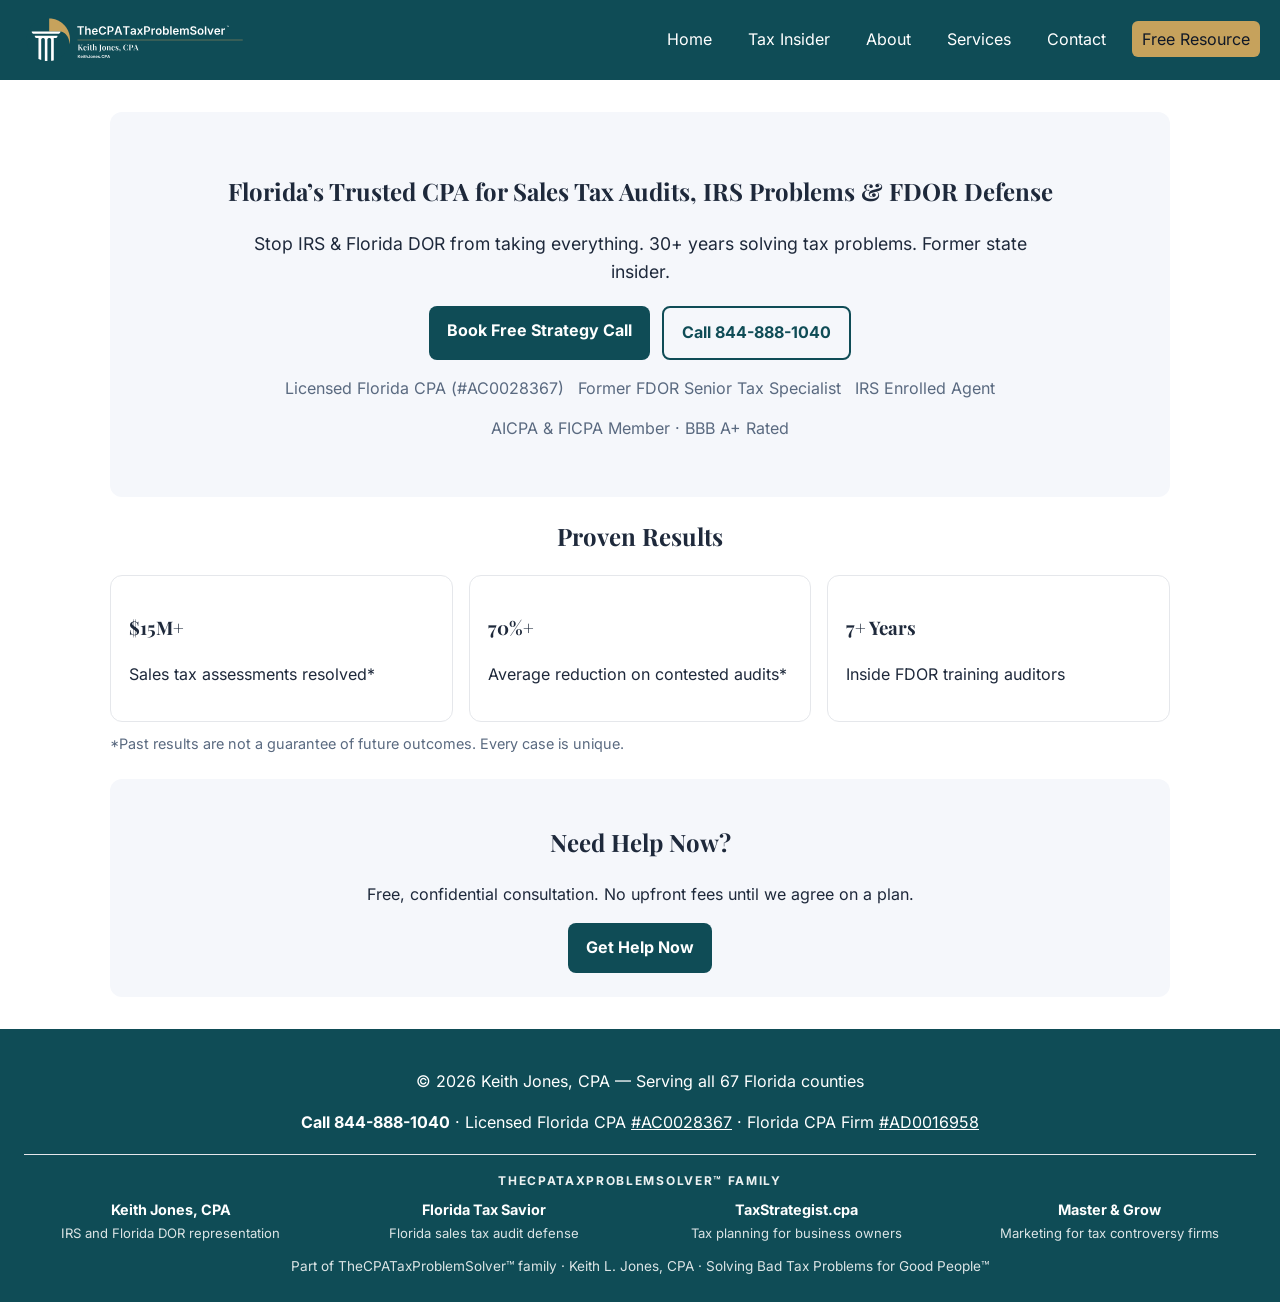
<file: index.html>
<!DOCTYPE html>
<html lang='en'>
<head>
  <meta charset='UTF-8'>
  <meta name='theme-color' content='#0F4C56'>
  <meta name='viewport' content='width=device-width, initial-scale=1.0'>
  <title>FDOR Audit Defense & IRS Resolution | Keith Jones, CPA</title>
  <meta name='description' content='Florida CPA in Jacksonville focused on FDOR audit defense, IRS problem resolution, and sales tax audits. Free confidential consultation.'>
  <meta name='keywords' content='Florida CPA, FDOR audit defense, IRS tax resolution, sales tax audit, Keith Jones CPA, Jacksonville CPA'>
    <link rel='icon' type='image/svg+xml' href='/assets/brand/family-mark.svg'>
  <link rel='icon' type='image/png' sizes='32x32' href='/assets/brand/icon-32.png'>
  <link rel='apple-touch-icon' sizes='180x180' href='/assets/brand/icon-180.png'>
  <meta property='og:image' content='https://fdor.keithjones.cpa/assets/brand/social-card-1200x630.png'>
  <meta property='og:image:width' content='1200'>
  <meta property='og:image:height' content='630'>
  <meta name='twitter:card' content='summary_large_image'>
  <meta name='twitter:image' content='https://fdor.keithjones.cpa/assets/brand/social-card-1200x630.png'>
  <link rel='canonical' href='https://fdor.keithjones.cpa/'>
  <meta property='og:type' content='website'>
  <meta property='og:site_name' content='Keith L. Jones, CPA · TheCPATaxProblemSolver™ family'>
  <meta property='og:title' content='Florida CPA | FDOR Audit Defense &amp; IRS Resolution | Keith Jones, CPA'>
  <meta property='og:description' content='Florida CPA in Jacksonville focused on FDOR audit defense, IRS problem resolution, and sales tax audits. Free confidential consultation.'>
  <meta property='og:url' content='https://fdor.keithjones.cpa/'>
  <meta name='twitter:card' content='summary'>
  <link rel='stylesheet' href='/css/style.css'>
  <script type='application/ld+json'>
[
  {
    "name": "Keith Jones, CPA",
    "alternateName": "TheCPATaxProblemSolver™",
    "brand": {"@type": "Brand", "name": "TheCPATaxProblemSolver™"},
    "slogan": "Solving Bad Tax Problems for Good People™",
    "logo": "https://fdor.keithjones.cpa/assets/brand/keith-jones-cpa-family-horizontal.svg",
    "image": "https://fdor.keithjones.cpa/assets/brand/social-card-1200x630.png",
    "sameAs": ["https://keithjones.cpa", "https://www.linkedin.com/in/keithljonescpa", "https://floridataxsavior.com", "https://taxstrategist.cpa", "https://masterandgrow.com"],
    "telephone": "+1-844-888-1040",
    "url": "https://fdor.keithjones.cpa",
    "address": {
      "@type": "PostalAddress",
      "addressLocality": "Jacksonville",
      "addressRegion": "FL",
      "addressCountry": "US"
    },
    "areaServed": {
      "@type": "State",
      "name": "Florida"
    },
    "@type": "ProfessionalService",
    "@context": "https://schema.org"
  },
  {
    "@context": "https://schema.org",
    "@type": "WebSite",
    "name": "FDOR Audit Defense & IRS Resolution | Keith Jones, CPA",
    "description": "Florida CPA in Jacksonville focused on FDOR audit defense, IRS problem resolution, and sales tax audits. Free confidential consultation.",
    "url": "https://fdor.keithjones.cpa/"
  },
  {
    "@context": "https://schema.org",
    "@type": "BreadcrumbList",
    "itemListElement": [
      {
        "@type": "ListItem",
        "position": 1,
        "name": "Home",
        "item": "https://fdor.keithjones.cpa/"
      }
    ]
  }
]
  </script>
</head>
<body>
  <a class='skip-link' href='#main'>Skip to main content</a>
  <nav class='top-nav'>
  <a class='brand' href='/' aria-label='Keith Jones, CPA — Part of TheCPATaxProblemSolver family — home'><img src='/assets/brand/keith-jones-cpa-family-horizontal-reverse.svg' alt='Keith Jones, CPA — TheCPATaxProblemSolver™' width='286' height='68'></a>
  <button id='menuToggle' aria-label='Toggle navigation' aria-expanded='false' aria-controls='navList'>☰</button>
  <ul id='navList'>
    <li><a href='/'>Home</a></li>
    <li><a href='/tax-insider'>Tax Insider</a></li>
    <li><a href='/about'>About</a></li>
    <li><a href='/services'>Services</a></li>
    <li><a href='/contact'>Contact</a></li>
    <li><a class='accent' href='/resource'>Free Resource</a></li>
  </ul>
</nav>
  <main id='main' tabindex='-1'>
  
<section class='hero'>
  <h1>Florida’s Trusted CPA for Sales Tax Audits, IRS Problems &amp; FDOR Defense</h1>
  <p class='sub'>Stop IRS &amp; Florida DOR from taking everything. 30+ years solving tax problems. Former state insider.</p>
  <div class='cta-row'>
    <a class='btn primary' href='https://keithjones.cpa/meetings/keith-jones-cpa'>Book Free Strategy Call</a>
    <a class='btn outline' href='tel:18448881040'>Call 844-888-1040</a>
  </div>
  <ul class='trust'>
    <li>Licensed Florida CPA (#AC0028367)</li>
    <li>Former FDOR Senior Tax Specialist</li>
    <li>IRS Enrolled Agent</li>
    <li>AICPA &amp; FICPA Member · BBB A+ Rated</li>
  </ul>
</section>
<section class='results'>
  <h2>Proven Results</h2>
  <div class='grid-3'>
    <div class='card'><h3>$15M+</h3><p>Sales tax assessments resolved*</p></div>
    <div class='card'><h3>70%+</h3><p>Average reduction on contested audits*</p></div>
    <div class='card'><h3>7+ Years</h3><p>Inside FDOR training auditors</p></div>
  </div>
  <p class='disclaimer'>*Past results are not a guarantee of future outcomes. Every case is unique.</p>
</section>
<section class='cta-band'>
  <h2>Need Help Now?</h2>
  <p>Free, confidential consultation. No upfront fees until we agree on a plan.</p>
  <a class='btn primary' href='/contact#consult'>Get Help Now</a>
</section>

  </main>
  <footer>
  <div class='footer-inner'>
    <p>&copy; 2026 Keith Jones, CPA — Serving all 67 Florida counties</p>
    <p><a href='tel:18448881040' class='phone'>Call 844-888-1040</a> · Licensed Florida CPA <a class='license' href='https://www.myfloridalicense.com/wl11.asp' target='_blank' rel='noopener noreferrer' title='Verify this license at the Florida DBPR licensee search' aria-label='Verify Florida CPA license AC0028367 at the Florida DBPR licensee search (opens in a new tab)'>#AC0028367</a> · Florida CPA Firm <a class='license' href='https://www.myfloridalicense.com/wl11.asp' target='_blank' rel='noopener noreferrer' title='Verify this license at the Florida DBPR licensee search' aria-label='Verify Florida CPA firm license AD0016958 at the Florida DBPR licensee search (opens in a new tab)'>#AD0016958</a></p>
    <div class='footer-family'><p class='footer-family-title'>TheCPATaxProblemSolver™ family</p><ul><li><a href='https://keithjones.cpa'>Keith Jones, CPA</a><span>IRS and Florida DOR representation</span></li><li><a href='https://floridataxsavior.com'>Florida Tax Savior</a><span>Florida sales tax audit defense</span></li><li><a href='https://taxstrategist.cpa'>TaxStrategist.cpa</a><span>Tax planning for business owners</span></li><li><a href='https://masterandgrow.com'>Master &amp; Grow</a><span>Marketing for tax controversy firms</span></li></ul><p class='footer-family-line'>Part of TheCPATaxProblemSolver™ family · Keith L. Jones, CPA · Solving Bad Tax Problems for Good People™</p></div>
  </div>
</footer>
  <script src='/js/script.js'></script>
</body>
</html>
</file>
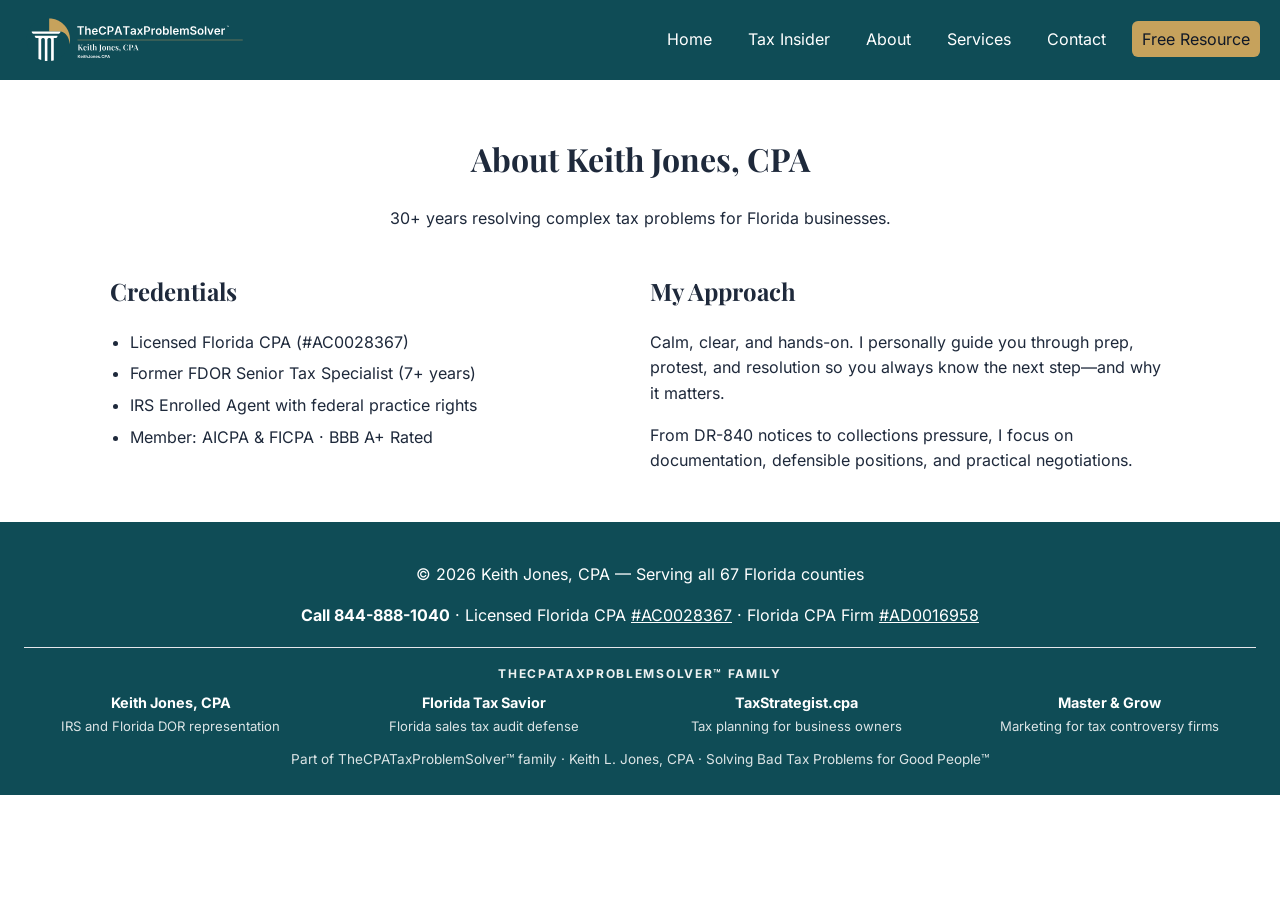
<file: about.html>
<!DOCTYPE html>
<html lang='en'>
<head>
  <meta charset='UTF-8'>
  <meta name='theme-color' content='#0F4C56'>
  <meta name='viewport' content='width=device-width, initial-scale=1.0'>
  <title>About | Keith Jones, CPA | Jacksonville, Florida</title>
  <meta name='description' content='Learn about Keith Jones, CPA—former FDOR insider with 30+ years of tax resolution experience serving Florida businesses.'>
  <meta name='keywords' content='Florida CPA, FDOR audit defense, IRS tax resolution, sales tax audit, Keith Jones CPA, Jacksonville CPA'>
    <link rel='icon' type='image/svg+xml' href='/assets/brand/family-mark.svg'>
  <link rel='icon' type='image/png' sizes='32x32' href='/assets/brand/icon-32.png'>
  <link rel='apple-touch-icon' sizes='180x180' href='/assets/brand/icon-180.png'>
  <meta property='og:image' content='https://fdor.keithjones.cpa/assets/brand/social-card-1200x630.png'>
  <meta property='og:image:width' content='1200'>
  <meta property='og:image:height' content='630'>
  <meta name='twitter:card' content='summary_large_image'>
  <meta name='twitter:image' content='https://fdor.keithjones.cpa/assets/brand/social-card-1200x630.png'>
  <link rel='canonical' href='https://fdor.keithjones.cpa/about'>
  <meta property='og:type' content='website'>
  <meta property='og:site_name' content='Keith L. Jones, CPA · TheCPATaxProblemSolver™ family'>
  <meta property='og:title' content='About | Keith Jones, CPA | Jacksonville, Florida'>
  <meta property='og:description' content='Learn about Keith Jones, CPA—former FDOR insider with 30+ years of tax resolution experience serving Florida businesses.'>
  <meta property='og:url' content='https://fdor.keithjones.cpa/about'>
  <meta name='twitter:card' content='summary'>
  <link rel='stylesheet' href='/css/style.css'>
  <script type='application/ld+json'>
[
  {
    "name": "Keith Jones, CPA",
    "telephone": "+1-844-888-1040",
    "url": "https://fdor.keithjones.cpa",
    "address": {
      "@type": "PostalAddress",
      "addressLocality": "Jacksonville",
      "addressRegion": "FL",
      "addressCountry": "US"
    },
    "areaServed": {
      "@type": "State",
      "name": "Florida"
    },
    "@type": "ProfessionalService",
    "@context": "https://schema.org"
  },
  {
    "@context": "https://schema.org",
    "@type": "AboutPage",
    "name": "About | Keith Jones, CPA | Jacksonville, Florida",
    "description": "Learn about Keith Jones, CPA\u2014former FDOR insider with 30+ years of tax resolution experience serving Florida businesses.",
    "url": "https://fdor.keithjones.cpa/about"
  },
  {
    "@context": "https://schema.org",
    "@type": "BreadcrumbList",
    "itemListElement": [
      {
        "@type": "ListItem",
        "position": 1,
        "name": "Home",
        "item": "https://fdor.keithjones.cpa/"
      },
      {
        "@type": "ListItem",
        "position": 2,
        "name": "About",
        "item": "https://fdor.keithjones.cpa/about"
      }
    ]
  }
]
  </script>
</head>
<body>
  <a class='skip-link' href='#main'>Skip to main content</a>
  <nav class='top-nav'>
  <a class='brand' href='/' aria-label='Keith Jones, CPA — Part of TheCPATaxProblemSolver family — home'><img src='/assets/brand/keith-jones-cpa-family-horizontal-reverse.svg' alt='Keith Jones, CPA — TheCPATaxProblemSolver™' width='286' height='68'></a>
  <button id='menuToggle' aria-label='Toggle navigation' aria-expanded='false' aria-controls='navList'>☰</button>
  <ul id='navList'>
    <li><a href='/'>Home</a></li>
    <li><a href='/tax-insider'>Tax Insider</a></li>
    <li><a href='/about'>About</a></li>
    <li><a href='/services'>Services</a></li>
    <li><a href='/contact'>Contact</a></li>
    <li><a class='accent' href='/resource'>Free Resource</a></li>
  </ul>
</nav>
  <main id='main' tabindex='-1'>
  
<header class='page-header'>
  <h1>About Keith Jones, CPA</h1>
  <p>30+ years resolving complex tax problems for Florida businesses.</p>
</header>
<section class='grid-2'>
  <div>
    <h2>Credentials</h2>
    <ul class='checklist'>
      <li>Licensed Florida CPA (#AC0028367)</li>
      <li>Former FDOR Senior Tax Specialist (7+ years)</li>
      <li>IRS Enrolled Agent with federal practice rights</li>
      <li>Member: AICPA & FICPA · BBB A+ Rated</li>
    </ul>
  </div>
  <div>
    <h2>My Approach</h2>
    <p>Calm, clear, and hands-on. I personally guide you through prep, protest, and resolution so you always know the next step—and why it matters.</p>
    <p>From DR-840 notices to collections pressure, I focus on documentation, defensible positions, and practical negotiations.</p>
  </div>
</section>

  </main>
  <footer>
  <div class='footer-inner'>
    <p>&copy; 2026 Keith Jones, CPA — Serving all 67 Florida counties</p>
    <p><a href='tel:18448881040' class='phone'>Call 844-888-1040</a> · Licensed Florida CPA <a class='license' href='https://www.myfloridalicense.com/wl11.asp' target='_blank' rel='noopener noreferrer' title='Verify this license at the Florida DBPR licensee search' aria-label='Verify Florida CPA license AC0028367 at the Florida DBPR licensee search (opens in a new tab)'>#AC0028367</a> · Florida CPA Firm <a class='license' href='https://www.myfloridalicense.com/wl11.asp' target='_blank' rel='noopener noreferrer' title='Verify this license at the Florida DBPR licensee search' aria-label='Verify Florida CPA firm license AD0016958 at the Florida DBPR licensee search (opens in a new tab)'>#AD0016958</a></p>
    <div class='footer-family'><p class='footer-family-title'>TheCPATaxProblemSolver™ family</p><ul><li><a href='https://keithjones.cpa'>Keith Jones, CPA</a><span>IRS and Florida DOR representation</span></li><li><a href='https://floridataxsavior.com'>Florida Tax Savior</a><span>Florida sales tax audit defense</span></li><li><a href='https://taxstrategist.cpa'>TaxStrategist.cpa</a><span>Tax planning for business owners</span></li><li><a href='https://masterandgrow.com'>Master &amp; Grow</a><span>Marketing for tax controversy firms</span></li></ul><p class='footer-family-line'>Part of TheCPATaxProblemSolver™ family · Keith L. Jones, CPA · Solving Bad Tax Problems for Good People™</p></div>
  </div>
</footer>
  <script src='/js/script.js'></script>
</body>
</html>
</file>
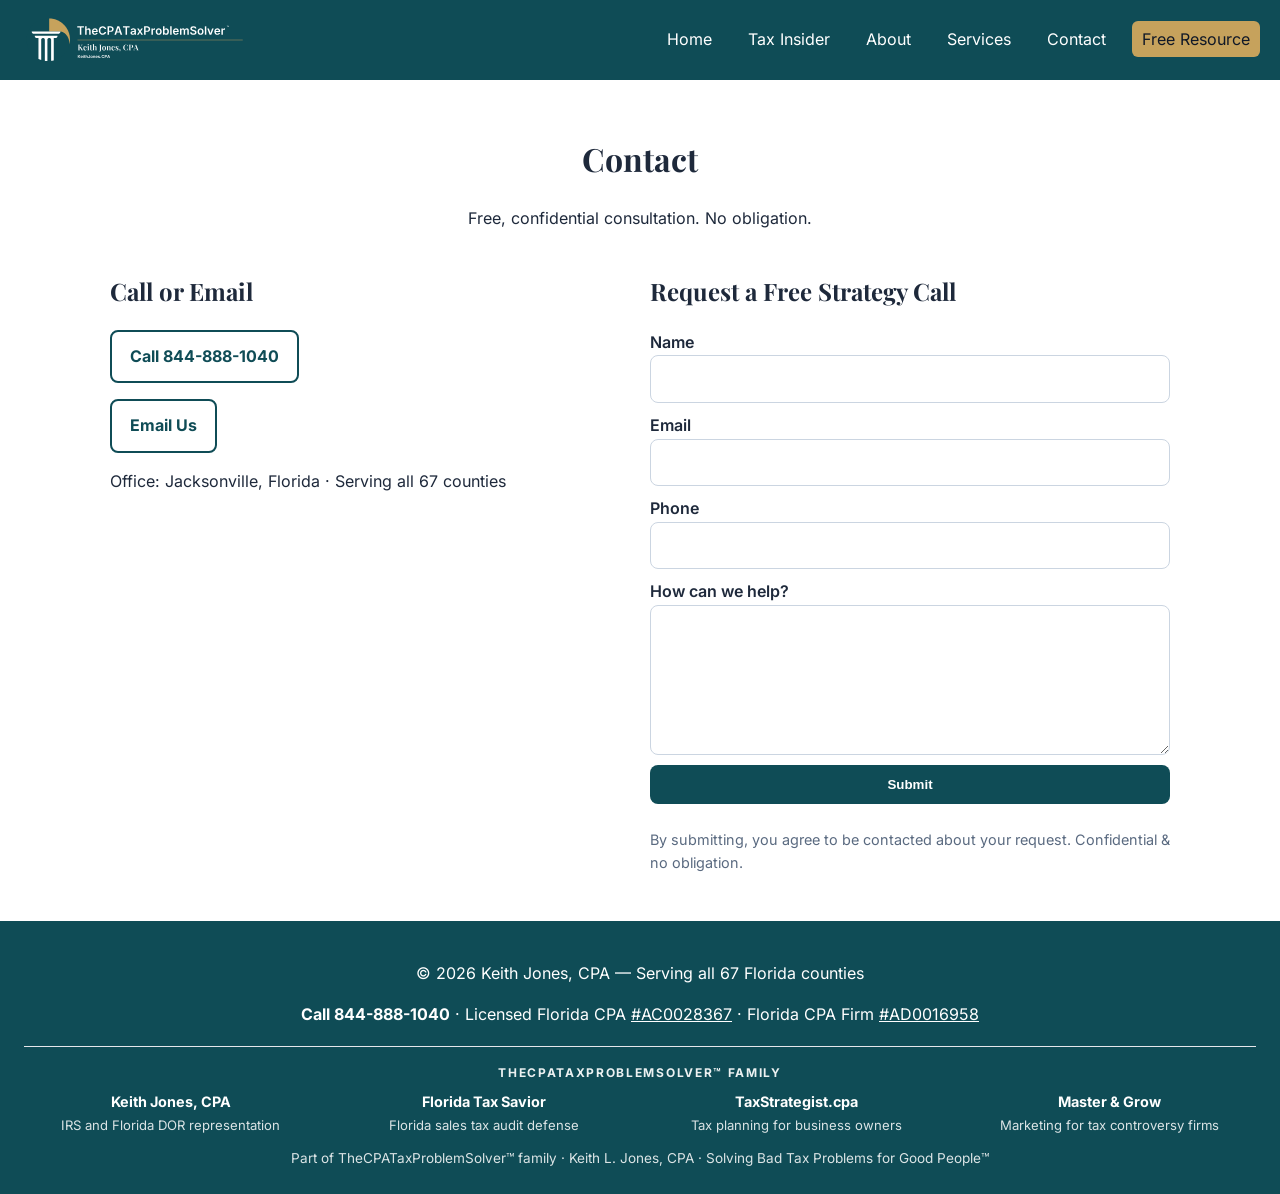
<file: contact.html>
<!DOCTYPE html>
<html lang='en'>
<head>
  <meta charset='UTF-8'>
  <meta name='theme-color' content='#0F4C56'>
  <meta name='viewport' content='width=device-width, initial-scale=1.0'>
  <title>Contact | Keith Jones, CPA | Free Strategy Call</title>
  <meta name='description' content='Contact Keith Jones, CPA in Jacksonville, Florida for a free, confidential consultation about FDOR audits or IRS issues.'>
  <meta name='keywords' content='Florida CPA, FDOR audit defense, IRS tax resolution, sales tax audit, Keith Jones CPA, Jacksonville CPA'>
    <link rel='icon' type='image/svg+xml' href='/assets/brand/family-mark.svg'>
  <link rel='icon' type='image/png' sizes='32x32' href='/assets/brand/icon-32.png'>
  <link rel='apple-touch-icon' sizes='180x180' href='/assets/brand/icon-180.png'>
  <meta property='og:image' content='https://fdor.keithjones.cpa/assets/brand/social-card-1200x630.png'>
  <meta property='og:image:width' content='1200'>
  <meta property='og:image:height' content='630'>
  <meta name='twitter:card' content='summary_large_image'>
  <meta name='twitter:image' content='https://fdor.keithjones.cpa/assets/brand/social-card-1200x630.png'>
  <link rel='canonical' href='https://fdor.keithjones.cpa/contact'>
  <meta property='og:type' content='website'>
  <meta property='og:site_name' content='Keith L. Jones, CPA · TheCPATaxProblemSolver™ family'>
  <meta property='og:title' content='Contact | Keith Jones, CPA | Free Strategy Call'>
  <meta property='og:description' content='Contact Keith Jones, CPA in Jacksonville, Florida for a free, confidential consultation about FDOR audits or IRS issues.'>
  <meta property='og:url' content='https://fdor.keithjones.cpa/contact'>
  <meta name='twitter:card' content='summary'>
  <link rel='stylesheet' href='/css/style.css'>
  <script type='application/ld+json'>
[
  {
    "name": "Keith Jones, CPA",
    "telephone": "+1-844-888-1040",
    "url": "https://fdor.keithjones.cpa",
    "address": {
      "@type": "PostalAddress",
      "addressLocality": "Jacksonville",
      "addressRegion": "FL",
      "addressCountry": "US"
    },
    "areaServed": {
      "@type": "State",
      "name": "Florida"
    },
    "@type": "ProfessionalService",
    "@context": "https://schema.org"
  },
  {
    "@context": "https://schema.org",
    "@type": "ContactPage",
    "name": "Contact | Keith Jones, CPA | Free Strategy Call",
    "description": "Contact Keith Jones, CPA in Jacksonville, Florida for a free, confidential consultation about FDOR audits or IRS issues.",
    "url": "https://fdor.keithjones.cpa/contact"
  },
  {
    "@context": "https://schema.org",
    "@type": "BreadcrumbList",
    "itemListElement": [
      {
        "@type": "ListItem",
        "position": 1,
        "name": "Home",
        "item": "https://fdor.keithjones.cpa/"
      },
      {
        "@type": "ListItem",
        "position": 2,
        "name": "Contact",
        "item": "https://fdor.keithjones.cpa/contact"
      }
    ]
  }
]
  </script>
</head>
<body>
  <a class='skip-link' href='#main'>Skip to main content</a>
  <nav class='top-nav'>
  <a class='brand' href='/' aria-label='Keith Jones, CPA — Part of TheCPATaxProblemSolver family — home'><img src='/assets/brand/keith-jones-cpa-family-horizontal-reverse.svg' alt='Keith Jones, CPA — TheCPATaxProblemSolver™' width='286' height='68'></a>
  <button id='menuToggle' aria-label='Toggle navigation' aria-expanded='false' aria-controls='navList'>☰</button>
  <ul id='navList'>
    <li><a href='/'>Home</a></li>
    <li><a href='/tax-insider'>Tax Insider</a></li>
    <li><a href='/about'>About</a></li>
    <li><a href='/services'>Services</a></li>
    <li><a href='/contact'>Contact</a></li>
    <li><a class='accent' href='/resource'>Free Resource</a></li>
  </ul>
</nav>
  <main id='main' tabindex='-1'>
  
<header class='page-header'>
  <h1>Contact</h1>
  <p>Free, confidential consultation. No obligation.</p>
</header>
<section>
  <div class='grid-2'>
    <div>
      <h2>Call or Email</h2>
      <p><a class='btn outline' href='tel:18448881040'>Call 844-888-1040</a></p>
      <p><a class='btn outline' href='mailto:keith@keithjones.cpa'>Email Us</a></p>
      <p>Office: Jacksonville, Florida · Serving all 67 counties</p>
    </div>
    <div id='consult'>
      <h2>Request a Free Strategy Call</h2>
      <form id='contactForm'>
        <label>Name<input type='text' name='name' required></label>
        <label>Email<input type='email' name='email' required></label>
        <label>Phone<input type='tel' name='phone'></label>
        <label>How can we help?<textarea name='message' rows='5' required></textarea></label>
        <button type='submit' class='btn primary'>Submit</button>
        <p class='small'>By submitting, you agree to be contacted about your request. Confidential & no obligation.</p>
      </form>
    </div>
  </div>
</section>

  </main>
  <footer>
  <div class='footer-inner'>
    <p>&copy; 2026 Keith Jones, CPA — Serving all 67 Florida counties</p>
    <p><a href='tel:18448881040' class='phone'>Call 844-888-1040</a> · Licensed Florida CPA <a class='license' href='https://www.myfloridalicense.com/wl11.asp' target='_blank' rel='noopener noreferrer' title='Verify this license at the Florida DBPR licensee search' aria-label='Verify Florida CPA license AC0028367 at the Florida DBPR licensee search (opens in a new tab)'>#AC0028367</a> · Florida CPA Firm <a class='license' href='https://www.myfloridalicense.com/wl11.asp' target='_blank' rel='noopener noreferrer' title='Verify this license at the Florida DBPR licensee search' aria-label='Verify Florida CPA firm license AD0016958 at the Florida DBPR licensee search (opens in a new tab)'>#AD0016958</a></p>
    <div class='footer-family'><p class='footer-family-title'>TheCPATaxProblemSolver™ family</p><ul><li><a href='https://keithjones.cpa'>Keith Jones, CPA</a><span>IRS and Florida DOR representation</span></li><li><a href='https://floridataxsavior.com'>Florida Tax Savior</a><span>Florida sales tax audit defense</span></li><li><a href='https://taxstrategist.cpa'>TaxStrategist.cpa</a><span>Tax planning for business owners</span></li><li><a href='https://masterandgrow.com'>Master &amp; Grow</a><span>Marketing for tax controversy firms</span></li></ul><p class='footer-family-line'>Part of TheCPATaxProblemSolver™ family · Keith L. Jones, CPA · Solving Bad Tax Problems for Good People™</p></div>
  </div>
</footer>
  <script src='/js/script.js'></script>
</body>
</html>
</file>
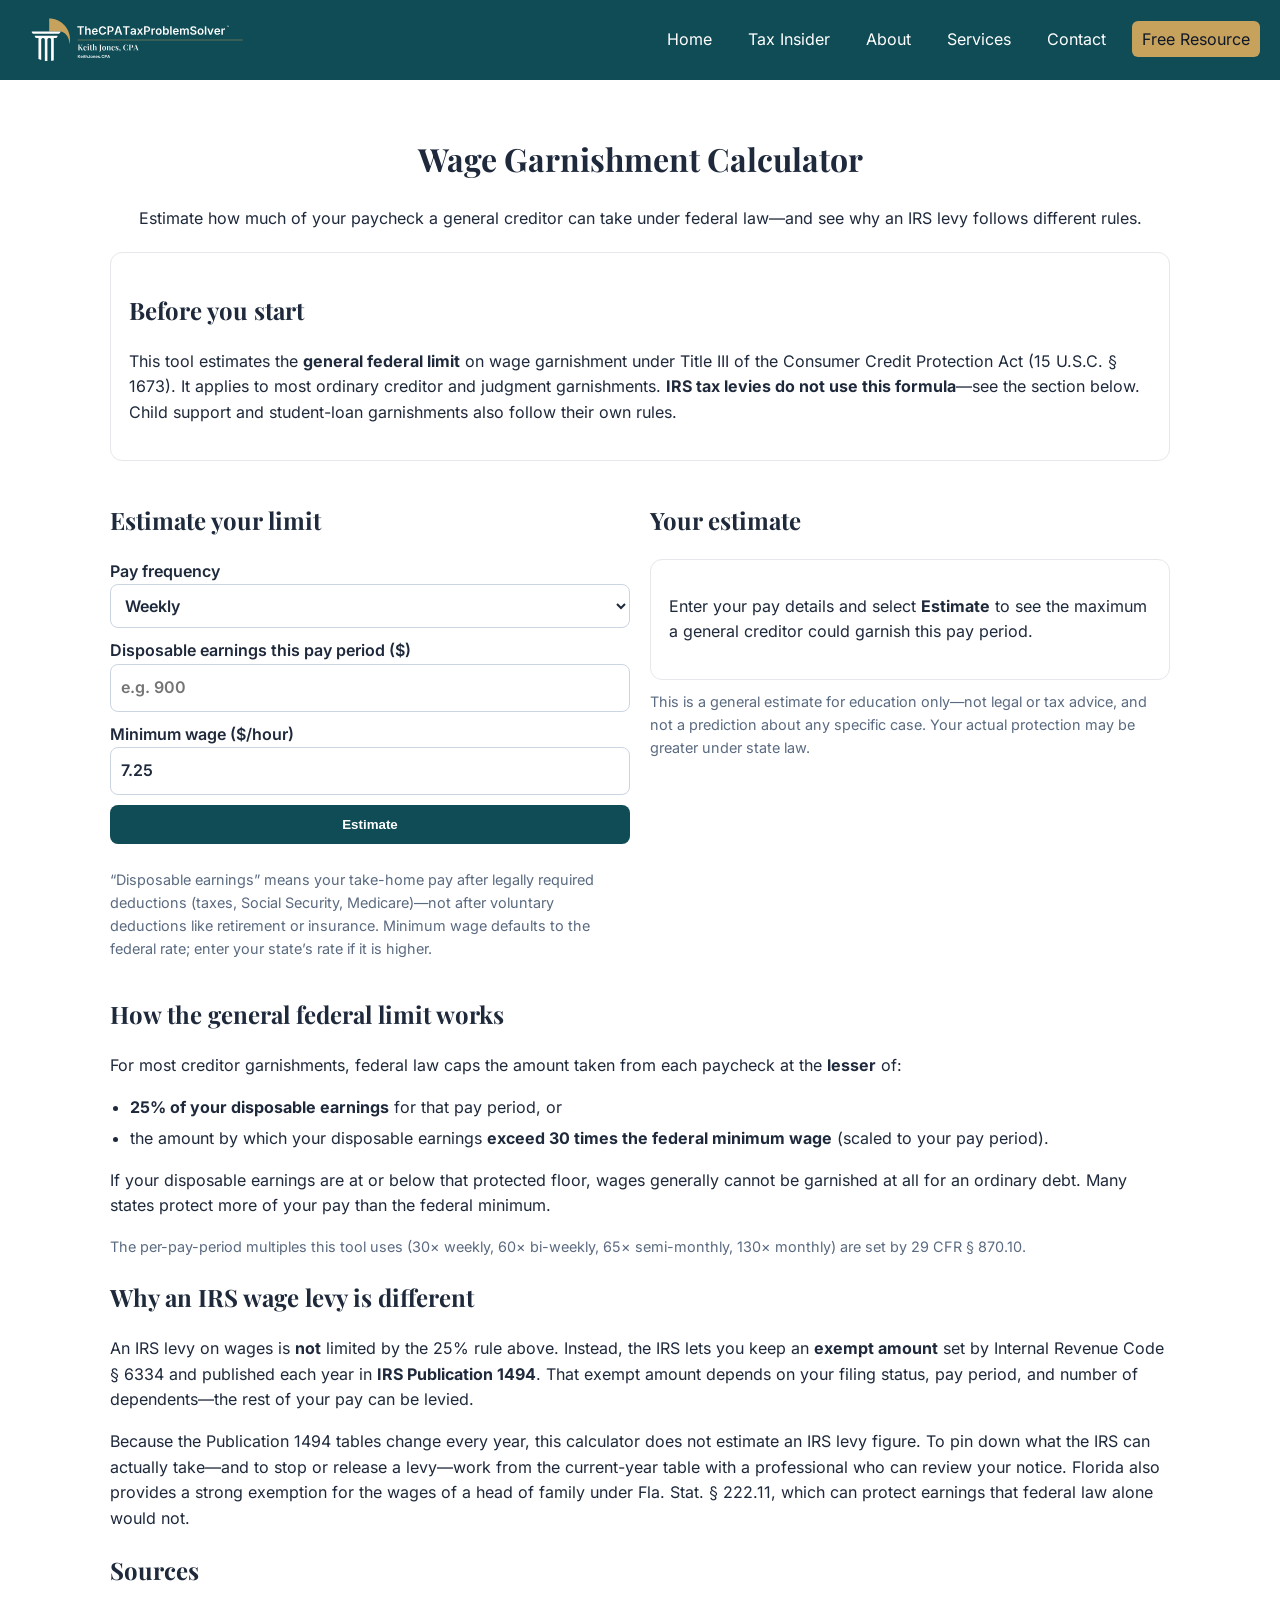
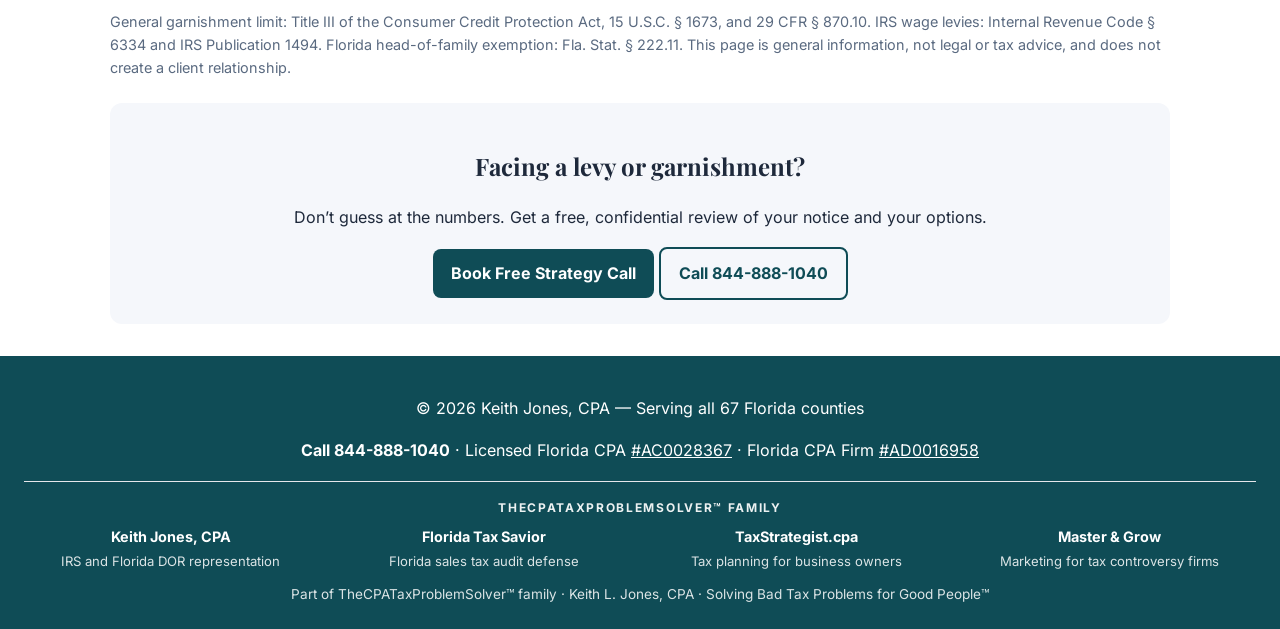
<file: irs-garnishment-calculator.html>
<!DOCTYPE html>
<html lang='en'>
<head>
  <meta charset='UTF-8'>
  <meta name='theme-color' content='#0F4C56'>
  <meta name='viewport' content='width=device-width, initial-scale=1.0'>
  <title>IRS Wage Garnishment Calculator | Keith Jones, CPA</title>
  <meta name='description' content='Free wage garnishment estimator. See the general federal limit on how much a creditor can take from your paycheck, and how IRS tax levies work differently.'>
  <meta name='keywords' content='wage garnishment calculator, IRS wage levy, garnishment limits, Florida CPA, IRS tax resolution, Keith Jones CPA, Jacksonville CPA'>
    <link rel='icon' type='image/svg+xml' href='/assets/brand/family-mark.svg'>
  <link rel='icon' type='image/png' sizes='32x32' href='/assets/brand/icon-32.png'>
  <link rel='apple-touch-icon' sizes='180x180' href='/assets/brand/icon-180.png'>
  <meta property='og:image' content='https://fdor.keithjones.cpa/assets/brand/social-card-1200x630.png'>
  <meta property='og:image:width' content='1200'>
  <meta property='og:image:height' content='630'>
  <meta name='twitter:card' content='summary_large_image'>
  <meta name='twitter:image' content='https://fdor.keithjones.cpa/assets/brand/social-card-1200x630.png'>
  <link rel='canonical' href='https://fdor.keithjones.cpa/irs-garnishment-calculator'>
  <meta property='og:type' content='website'>
  <meta property='og:site_name' content='Keith L. Jones, CPA · TheCPATaxProblemSolver™ family'>
  <meta property='og:title' content='Wage Garnishment Calculator | IRS Levy &amp; Creditor Limits'>
  <meta property='og:description' content='Free wage garnishment estimator. See the general federal limit on how much a creditor can take from your paycheck, and how IRS tax levies work differently.'>
  <meta property='og:url' content='https://fdor.keithjones.cpa/irs-garnishment-calculator'>
  <meta name='twitter:card' content='summary'>
  <link rel='stylesheet' href='/css/style.css'>
  <script type='application/ld+json'>
[
  {
    "name": "Keith Jones, CPA",
    "telephone": "+1-844-888-1040",
    "url": "https://fdor.keithjones.cpa",
    "address": {
      "@type": "PostalAddress",
      "addressLocality": "Jacksonville",
      "addressRegion": "FL",
      "addressCountry": "US"
    },
    "areaServed": {
      "@type": "State",
      "name": "Florida"
    },
    "@type": "ProfessionalService",
    "@context": "https://schema.org"
  },
  {
    "@context": "https://schema.org",
    "@type": "WebApplication",
    "name": "Wage Garnishment Calculator",
    "description": "Estimate the general federal limit on wage garnishment under Title III of the Consumer Credit Protection Act, and learn how IRS tax levies differ.",
    "applicationCategory": "FinanceApplication",
    "operatingSystem": "Any",
    "url": "https://fdor.keithjones.cpa/irs-garnishment-calculator"
  },
  {
    "@context": "https://schema.org",
    "@type": "BreadcrumbList",
    "itemListElement": [
      {
        "@type": "ListItem",
        "position": 1,
        "name": "Home",
        "item": "https://fdor.keithjones.cpa/"
      },
      {
        "@type": "ListItem",
        "position": 2,
        "name": "Wage Garnishment Calculator",
        "item": "https://fdor.keithjones.cpa/irs-garnishment-calculator"
      }
    ]
  }
]
  </script>
</head>
<body>
  <a class='skip-link' href='#main'>Skip to main content</a>
  <nav class='top-nav'>
  <a class='brand' href='/' aria-label='Keith Jones, CPA — Part of TheCPATaxProblemSolver family — home'><img src='/assets/brand/keith-jones-cpa-family-horizontal-reverse.svg' alt='Keith Jones, CPA — TheCPATaxProblemSolver™' width='286' height='68'></a>
  <button id='menuToggle' aria-label='Toggle navigation' aria-expanded='false' aria-controls='navList'>☰</button>
  <ul id='navList'>
    <li><a href='/'>Home</a></li>
    <li><a href='/tax-insider'>Tax Insider</a></li>
    <li><a href='/about'>About</a></li>
    <li><a href='/services'>Services</a></li>
    <li><a href='/contact'>Contact</a></li>
    <li><a class='accent' href='/resource'>Free Resource</a></li>
  </ul>
</nav>
  <main id='main' tabindex='-1'>

<header class='page-header'>
  <h1>Wage Garnishment Calculator</h1>
  <p>Estimate how much of your paycheck a general creditor can take under federal law—and see why an IRS levy follows different rules.</p>
</header>

<section class='card spaced'>
  <h2>Before you start</h2>
  <p>This tool estimates the <strong>general federal limit</strong> on wage garnishment under Title III of the Consumer Credit Protection Act (15 U.S.C. &sect; 1673). It applies to most ordinary creditor and judgment garnishments. <strong>IRS tax levies do not use this formula</strong>—see the section below. Child support and student-loan garnishments also follow their own rules.</p>
</section>

<section class='grid-2'>
  <div>
    <h2>Estimate your limit</h2>
    <form id='garnishCalc'>
      <label>Pay frequency
        <select name='frequency' required>
          <option value='weekly'>Weekly</option>
          <option value='biweekly'>Every two weeks</option>
          <option value='semimonthly'>Twice a month</option>
          <option value='monthly'>Monthly</option>
        </select>
      </label>
      <label>Disposable earnings this pay period ($)
        <input type='number' name='disposable' min='0' step='0.01' inputmode='decimal' placeholder='e.g. 900' required>
      </label>
      <label>Minimum wage ($/hour)
        <input type='number' name='minwage' min='0' step='0.01' inputmode='decimal' value='7.25' required>
      </label>
      <button type='submit' class='btn primary'>Estimate</button>
      <p class='small'>“Disposable earnings” means your take-home pay after legally required deductions (taxes, Social Security, Medicare)—not after voluntary deductions like retirement or insurance. Minimum wage defaults to the federal rate; enter your state’s rate if it is higher.</p>
    </form>
  </div>
  <div>
    <h2>Your estimate</h2>
    <div id='garnishResult' class='card' aria-live='polite'>
      <p>Enter your pay details and select <strong>Estimate</strong> to see the maximum a general creditor could garnish this pay period.</p>
    </div>
    <p class='disclaimer'>This is a general estimate for education only—not legal or tax advice, and not a prediction about any specific case. Your actual protection may be greater under state law.</p>
  </div>
</section>

<section>
  <h2>How the general federal limit works</h2>
  <p>For most creditor garnishments, federal law caps the amount taken from each paycheck at the <strong>lesser</strong> of:</p>
  <ul class='checklist'>
    <li><strong>25% of your disposable earnings</strong> for that pay period, or</li>
    <li>the amount by which your disposable earnings <strong>exceed 30 times the federal minimum wage</strong> (scaled to your pay period).</li>
  </ul>
  <p>If your disposable earnings are at or below that protected floor, wages generally cannot be garnished at all for an ordinary debt. Many states protect more of your pay than the federal minimum.</p>
  <p class='small'>The per-pay-period multiples this tool uses (30&times; weekly, 60&times; bi-weekly, 65&times; semi-monthly, 130&times; monthly) are set by 29 CFR &sect; 870.10.</p>
</section>

<section>
  <h2>Why an IRS wage levy is different</h2>
  <p>An IRS levy on wages is <strong>not</strong> limited by the 25% rule above. Instead, the IRS lets you keep an <strong>exempt amount</strong> set by Internal Revenue Code &sect; 6334 and published each year in <strong>IRS Publication 1494</strong>. That exempt amount depends on your filing status, pay period, and number of dependents—the rest of your pay can be levied.</p>
  <p>Because the Publication 1494 tables change every year, this calculator does not estimate an IRS levy figure. To pin down what the IRS can actually take—and to stop or release a levy—work from the current-year table with a professional who can review your notice. Florida also provides a strong exemption for the wages of a head of family under Fla. Stat. &sect; 222.11, which can protect earnings that federal law alone would not.</p>
</section>

<section>
  <h2>Sources</h2>
  <p class='small'>General garnishment limit: Title III of the Consumer Credit Protection Act, 15 U.S.C. &sect; 1673, and 29 CFR &sect; 870.10. IRS wage levies: Internal Revenue Code &sect; 6334 and IRS Publication 1494. Florida head-of-family exemption: Fla. Stat. &sect; 222.11. This page is general information, not legal or tax advice, and does not create a client relationship.</p>
</section>

<section class='cta-band'>
  <h2>Facing a levy or garnishment?</h2>
  <p>Don’t guess at the numbers. Get a free, confidential review of your notice and your options.</p>
  <a class='btn primary' href='https://keithjones.cpa/meetings/keith-jones-cpa/tax-problem-consultation-30-minutes'>Book Free Strategy Call</a>
  <a class='btn outline' href='tel:18448881040'>Call 844-888-1040</a>
</section>

  </main>
  <footer>
  <div class='footer-inner'>
    <p>&copy; 2026 Keith Jones, CPA — Serving all 67 Florida counties</p>
    <p><a href='tel:18448881040' class='phone'>Call 844-888-1040</a> · Licensed Florida CPA <a class='license' href='https://www.myfloridalicense.com/wl11.asp' target='_blank' rel='noopener noreferrer' title='Verify this license at the Florida DBPR licensee search' aria-label='Verify Florida CPA license AC0028367 at the Florida DBPR licensee search (opens in a new tab)'>#AC0028367</a> · Florida CPA Firm <a class='license' href='https://www.myfloridalicense.com/wl11.asp' target='_blank' rel='noopener noreferrer' title='Verify this license at the Florida DBPR licensee search' aria-label='Verify Florida CPA firm license AD0016958 at the Florida DBPR licensee search (opens in a new tab)'>#AD0016958</a></p>
    <div class='footer-family'><p class='footer-family-title'>TheCPATaxProblemSolver™ family</p><ul><li><a href='https://keithjones.cpa'>Keith Jones, CPA</a><span>IRS and Florida DOR representation</span></li><li><a href='https://floridataxsavior.com'>Florida Tax Savior</a><span>Florida sales tax audit defense</span></li><li><a href='https://taxstrategist.cpa'>TaxStrategist.cpa</a><span>Tax planning for business owners</span></li><li><a href='https://masterandgrow.com'>Master &amp; Grow</a><span>Marketing for tax controversy firms</span></li></ul><p class='footer-family-line'>Part of TheCPATaxProblemSolver™ family · Keith L. Jones, CPA · Solving Bad Tax Problems for Good People™</p></div>
  </div>
</footer>
  <script src='/js/script.js'></script>
</body>
</html>
</file>
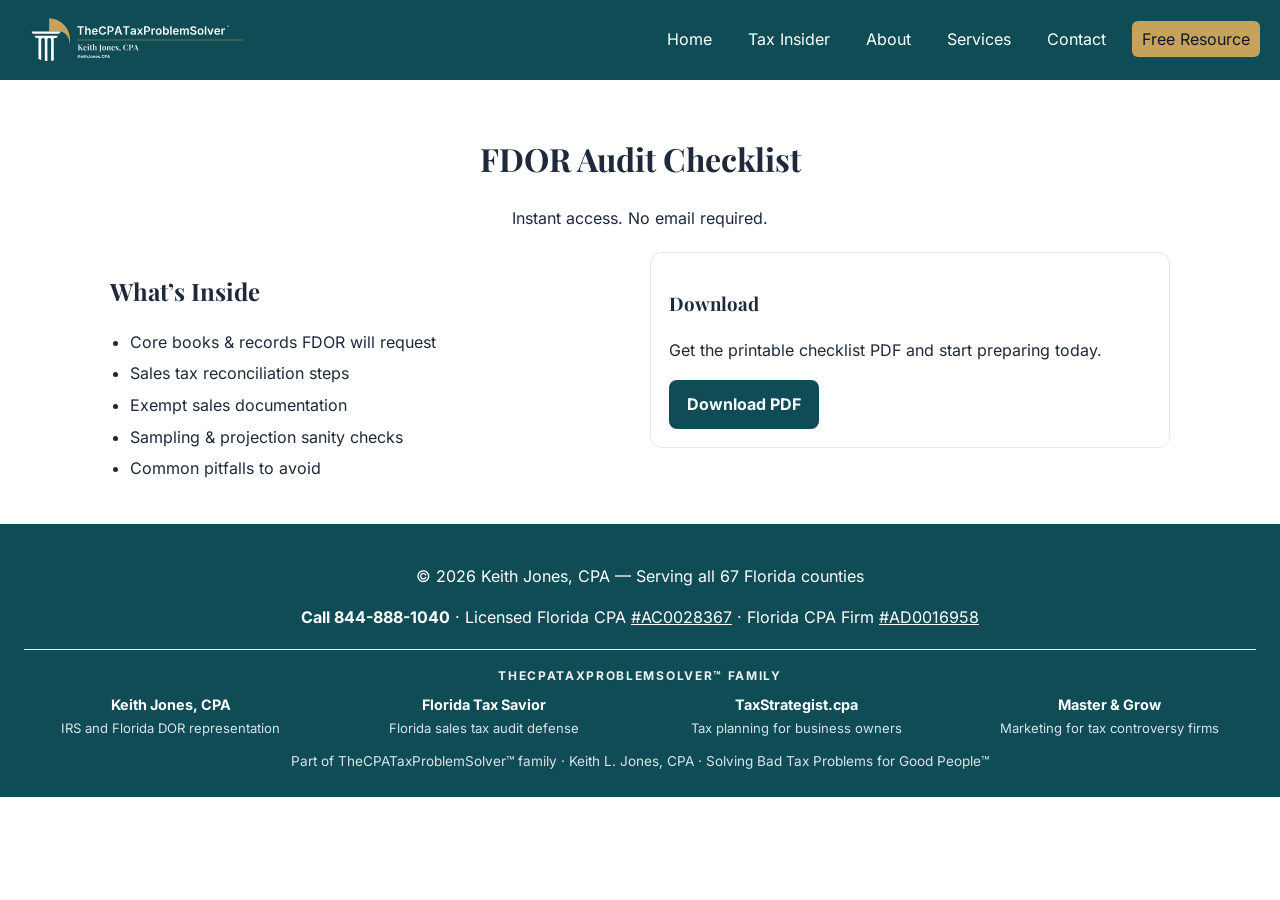
<file: resource.html>
<!DOCTYPE html>
<html lang='en'>
<head>
  <meta charset='UTF-8'>
  <meta name='theme-color' content='#0F4C56'>
  <meta name='viewport' content='width=device-width, initial-scale=1.0'>
  <title>FDOR Audit Checklist | Free Resource</title>
  <meta name='description' content='Download the FDOR Audit Checklist used by Keith Jones, CPA to prepare Florida businesses for audits.'>
  <meta name='keywords' content='Florida CPA, FDOR audit defense, IRS tax resolution, sales tax audit, Keith Jones CPA, Jacksonville CPA'>
    <link rel='icon' type='image/svg+xml' href='/assets/brand/family-mark.svg'>
  <link rel='icon' type='image/png' sizes='32x32' href='/assets/brand/icon-32.png'>
  <link rel='apple-touch-icon' sizes='180x180' href='/assets/brand/icon-180.png'>
  <meta property='og:image' content='https://fdor.keithjones.cpa/assets/brand/social-card-1200x630.png'>
  <meta property='og:image:width' content='1200'>
  <meta property='og:image:height' content='630'>
  <meta name='twitter:card' content='summary_large_image'>
  <meta name='twitter:image' content='https://fdor.keithjones.cpa/assets/brand/social-card-1200x630.png'>
  <link rel='canonical' href='https://fdor.keithjones.cpa/resource'>
  <meta property='og:type' content='website'>
  <meta property='og:site_name' content='Keith L. Jones, CPA · TheCPATaxProblemSolver™ family'>
  <meta property='og:title' content='FDOR Audit Checklist | Free Resource'>
  <meta property='og:description' content='Download the FDOR Audit Checklist used by Keith Jones, CPA to prepare Florida businesses for audits.'>
  <meta property='og:url' content='https://fdor.keithjones.cpa/resource'>
  <meta name='twitter:card' content='summary'>
  <link rel='stylesheet' href='/css/style.css'>
  <script type='application/ld+json'>
[
  {
    "name": "Keith Jones, CPA",
    "telephone": "+1-844-888-1040",
    "url": "https://fdor.keithjones.cpa",
    "address": {
      "@type": "PostalAddress",
      "addressLocality": "Jacksonville",
      "addressRegion": "FL",
      "addressCountry": "US"
    },
    "areaServed": {
      "@type": "State",
      "name": "Florida"
    },
    "@type": "ProfessionalService",
    "@context": "https://schema.org"
  },
  {
    "@context": "https://schema.org",
    "@type": "ItemPage",
    "name": "FDOR Audit Checklist | Free Resource",
    "description": "Download the FDOR Audit Checklist used by Keith Jones, CPA to prepare Florida businesses for audits.",
    "url": "https://fdor.keithjones.cpa/resource"
  },
  {
    "@context": "https://schema.org",
    "@type": "BreadcrumbList",
    "itemListElement": [
      {
        "@type": "ListItem",
        "position": 1,
        "name": "Home",
        "item": "https://fdor.keithjones.cpa/"
      },
      {
        "@type": "ListItem",
        "position": 2,
        "name": "Free Resource",
        "item": "https://fdor.keithjones.cpa/resource"
      }
    ]
  }
]
  </script>
</head>
<body>
  <a class='skip-link' href='#main'>Skip to main content</a>
  <nav class='top-nav'>
  <a class='brand' href='/' aria-label='Keith Jones, CPA — Part of TheCPATaxProblemSolver family — home'><img src='/assets/brand/keith-jones-cpa-family-horizontal-reverse.svg' alt='Keith Jones, CPA — TheCPATaxProblemSolver™' width='286' height='68'></a>
  <button id='menuToggle' aria-label='Toggle navigation' aria-expanded='false' aria-controls='navList'>☰</button>
  <ul id='navList'>
    <li><a href='/'>Home</a></li>
    <li><a href='/tax-insider'>Tax Insider</a></li>
    <li><a href='/about'>About</a></li>
    <li><a href='/services'>Services</a></li>
    <li><a href='/contact'>Contact</a></li>
    <li><a class='accent' href='/resource'>Free Resource</a></li>
  </ul>
</nav>
  <main id='main' tabindex='-1'>
  
<header class='page-header'>
  <h1>FDOR Audit Checklist</h1>
  <p>Instant access. No email required.</p>
</header>
<section class='grid-2'>
  <div>
    <h2>What’s Inside</h2>
    <ul class='checklist'>
      <li>Core books & records FDOR will request</li>
      <li>Sales tax reconciliation steps</li>
      <li>Exempt sales documentation</li>
      <li>Sampling & projection sanity checks</li>
      <li>Common pitfalls to avoid</li>
    </ul>
  </div>
  <div class='card'>
    <h3>Download</h3>
    <p>Get the printable checklist PDF and start preparing today.</p>
    <a class='btn primary' href='/assets/FDOR_Audit_Checklist.pdf' download>Download PDF</a>
  </div>
</section>

  </main>
  <footer>
  <div class='footer-inner'>
    <p>&copy; 2026 Keith Jones, CPA — Serving all 67 Florida counties</p>
    <p><a href='tel:18448881040' class='phone'>Call 844-888-1040</a> · Licensed Florida CPA <a class='license' href='https://www.myfloridalicense.com/wl11.asp' target='_blank' rel='noopener noreferrer' title='Verify this license at the Florida DBPR licensee search' aria-label='Verify Florida CPA license AC0028367 at the Florida DBPR licensee search (opens in a new tab)'>#AC0028367</a> · Florida CPA Firm <a class='license' href='https://www.myfloridalicense.com/wl11.asp' target='_blank' rel='noopener noreferrer' title='Verify this license at the Florida DBPR licensee search' aria-label='Verify Florida CPA firm license AD0016958 at the Florida DBPR licensee search (opens in a new tab)'>#AD0016958</a></p>
    <div class='footer-family'><p class='footer-family-title'>TheCPATaxProblemSolver™ family</p><ul><li><a href='https://keithjones.cpa'>Keith Jones, CPA</a><span>IRS and Florida DOR representation</span></li><li><a href='https://floridataxsavior.com'>Florida Tax Savior</a><span>Florida sales tax audit defense</span></li><li><a href='https://taxstrategist.cpa'>TaxStrategist.cpa</a><span>Tax planning for business owners</span></li><li><a href='https://masterandgrow.com'>Master &amp; Grow</a><span>Marketing for tax controversy firms</span></li></ul><p class='footer-family-line'>Part of TheCPATaxProblemSolver™ family · Keith L. Jones, CPA · Solving Bad Tax Problems for Good People™</p></div>
  </div>
</footer>
  <script src='/js/script.js'></script>
</body>
</html>
</file>
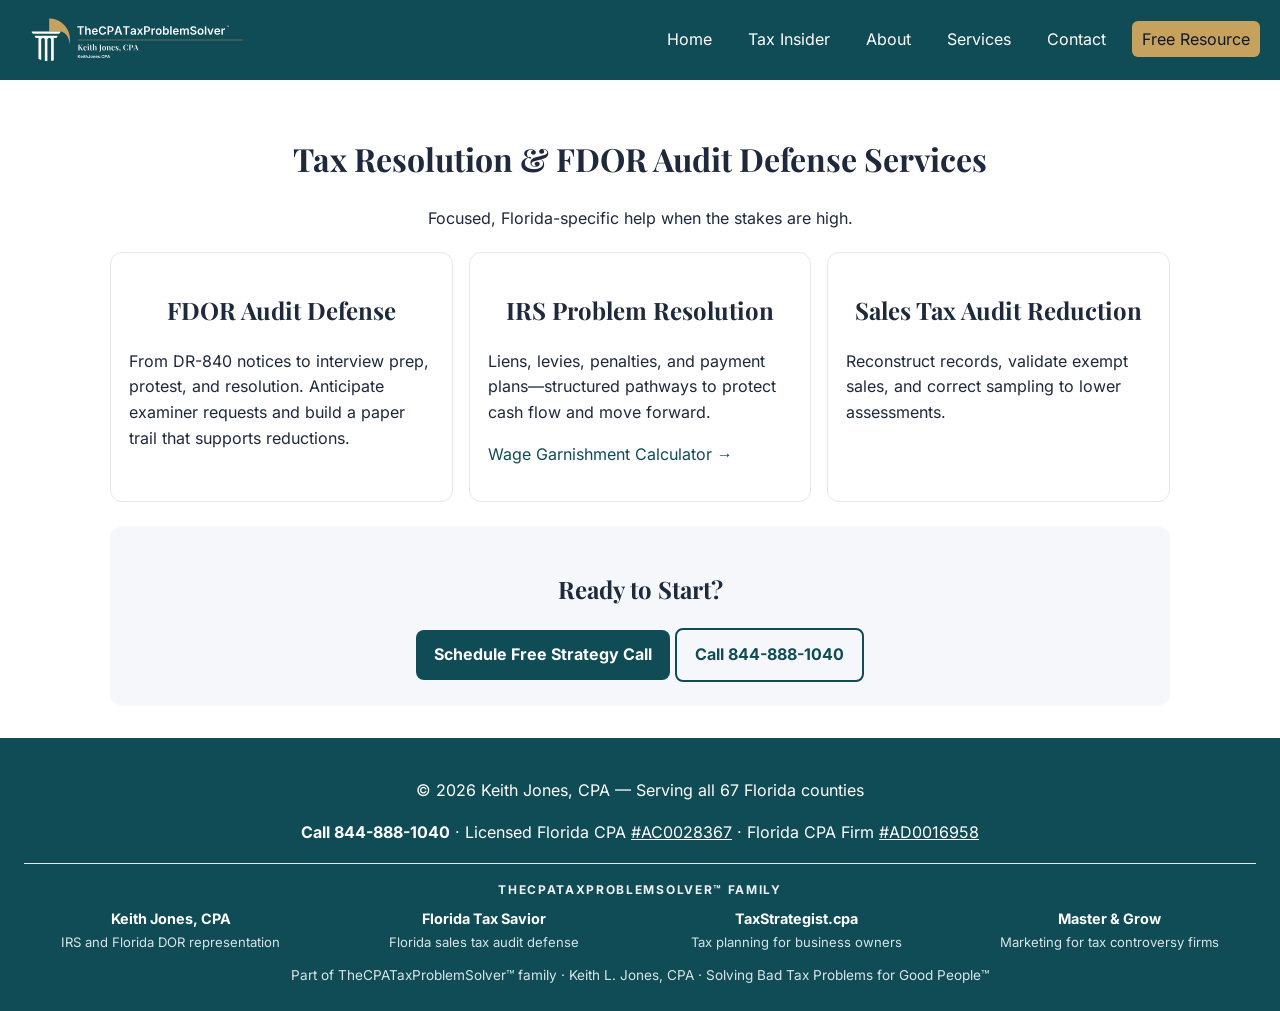
<file: services.html>
<!DOCTYPE html>
<html lang='en'>
<head>
  <meta charset='UTF-8'>
  <meta name='theme-color' content='#0F4C56'>
  <meta name='viewport' content='width=device-width, initial-scale=1.0'>
  <title>Services | FDOR Audit Defense & IRS Resolution</title>
  <meta name='description' content='FDOR audit defense, IRS problem resolution, and sales tax audit reduction for Florida businesses.'>
  <meta name='keywords' content='Florida CPA, FDOR audit defense, IRS tax resolution, sales tax audit, Keith Jones CPA, Jacksonville CPA'>
    <link rel='icon' type='image/svg+xml' href='/assets/brand/family-mark.svg'>
  <link rel='icon' type='image/png' sizes='32x32' href='/assets/brand/icon-32.png'>
  <link rel='apple-touch-icon' sizes='180x180' href='/assets/brand/icon-180.png'>
  <meta property='og:image' content='https://fdor.keithjones.cpa/assets/brand/social-card-1200x630.png'>
  <meta property='og:image:width' content='1200'>
  <meta property='og:image:height' content='630'>
  <meta name='twitter:card' content='summary_large_image'>
  <meta name='twitter:image' content='https://fdor.keithjones.cpa/assets/brand/social-card-1200x630.png'>
  <link rel='canonical' href='https://fdor.keithjones.cpa/services'>
  <meta property='og:type' content='website'>
  <meta property='og:site_name' content='Keith L. Jones, CPA · TheCPATaxProblemSolver™ family'>
  <meta property='og:title' content='Services | FDOR Audit Defense &amp; IRS Resolution'>
  <meta property='og:description' content='FDOR audit defense, IRS problem resolution, and sales tax audit reduction for Florida businesses.'>
  <meta property='og:url' content='https://fdor.keithjones.cpa/services'>
  <meta name='twitter:card' content='summary'>
  <link rel='stylesheet' href='/css/style.css'>
  <script type='application/ld+json'>
[
  {
    "name": "Keith Jones, CPA",
    "telephone": "+1-844-888-1040",
    "url": "https://fdor.keithjones.cpa",
    "address": {
      "@type": "PostalAddress",
      "addressLocality": "Jacksonville",
      "addressRegion": "FL",
      "addressCountry": "US"
    },
    "areaServed": {
      "@type": "State",
      "name": "Florida"
    },
    "@type": "ProfessionalService",
    "@context": "https://schema.org"
  },
  {
    "@context": "https://schema.org",
    "@type": "Service",
    "provider": { "@type": "Organization", "@id": "https://keithjones.cpa/#organization", "name": "Keith L. Jones, CPA — TheCPATaxProblemSolver™", "url": "https://keithjones.cpa" },
    "name": "Services | FDOR Audit Defense & IRS Resolution",
    "description": "FDOR audit defense, IRS problem resolution, and sales tax audit reduction for Florida businesses.",
    "url": "https://fdor.keithjones.cpa/services"
  },
  {
    "@context": "https://schema.org",
    "@type": "BreadcrumbList",
    "itemListElement": [
      {
        "@type": "ListItem",
        "position": 1,
        "name": "Home",
        "item": "https://fdor.keithjones.cpa/"
      },
      {
        "@type": "ListItem",
        "position": 2,
        "name": "Services",
        "item": "https://fdor.keithjones.cpa/services"
      }
    ]
  }
]
  </script>
</head>
<body>
  <a class='skip-link' href='#main'>Skip to main content</a>
  <nav class='top-nav'>
  <a class='brand' href='/' aria-label='Keith Jones, CPA — Part of TheCPATaxProblemSolver family — home'><img src='/assets/brand/keith-jones-cpa-family-horizontal-reverse.svg' alt='Keith Jones, CPA — TheCPATaxProblemSolver™' width='286' height='68'></a>
  <button id='menuToggle' aria-label='Toggle navigation' aria-expanded='false' aria-controls='navList'>☰</button>
  <ul id='navList'>
    <li><a href='/'>Home</a></li>
    <li><a href='/tax-insider'>Tax Insider</a></li>
    <li><a href='/about'>About</a></li>
    <li><a href='/services'>Services</a></li>
    <li><a href='/contact'>Contact</a></li>
    <li><a class='accent' href='/resource'>Free Resource</a></li>
  </ul>
</nav>
  <main id='main' tabindex='-1'>
  
<header class='page-header'>
  <h1>Tax Resolution & FDOR Audit Defense Services</h1>
  <p>Focused, Florida-specific help when the stakes are high.</p>
</header>
<section class='cards'>
  <article class='card'>
    <h2>FDOR Audit Defense</h2>
    <p>From DR-840 notices to interview prep, protest, and resolution. Anticipate examiner requests and build a paper trail that supports reductions.</p>
  </article>
  <article class='card'>
    <h2>IRS Problem Resolution</h2>
    <p>Liens, levies, penalties, and payment plans—structured pathways to protect cash flow and move forward.</p>
    <p><a href='/irs-garnishment-calculator'>Wage Garnishment Calculator &rarr;</a></p>
  </article>
  <article class='card'>
    <h2>Sales Tax Audit Reduction</h2>
    <p>Reconstruct records, validate exempt sales, and correct sampling to lower assessments.</p>
  </article>
</section>
<section class='cta-band'>
  <h2>Ready to Start?</h2>
  <a class='btn primary' href='https://keithjones.cpa/meetings/keith-jones-cpa'>Schedule Free Strategy Call</a>
  <a class='btn outline' href='tel:18448881040'>Call 844-888-1040</a>
</section>

  </main>
  <footer>
  <div class='footer-inner'>
    <p>&copy; 2026 Keith Jones, CPA — Serving all 67 Florida counties</p>
    <p><a href='tel:18448881040' class='phone'>Call 844-888-1040</a> · Licensed Florida CPA <a class='license' href='https://www.myfloridalicense.com/wl11.asp' target='_blank' rel='noopener noreferrer' title='Verify this license at the Florida DBPR licensee search' aria-label='Verify Florida CPA license AC0028367 at the Florida DBPR licensee search (opens in a new tab)'>#AC0028367</a> · Florida CPA Firm <a class='license' href='https://www.myfloridalicense.com/wl11.asp' target='_blank' rel='noopener noreferrer' title='Verify this license at the Florida DBPR licensee search' aria-label='Verify Florida CPA firm license AD0016958 at the Florida DBPR licensee search (opens in a new tab)'>#AD0016958</a></p>
    <div class='footer-family'><p class='footer-family-title'>TheCPATaxProblemSolver™ family</p><ul><li><a href='https://keithjones.cpa'>Keith Jones, CPA</a><span>IRS and Florida DOR representation</span></li><li><a href='https://floridataxsavior.com'>Florida Tax Savior</a><span>Florida sales tax audit defense</span></li><li><a href='https://taxstrategist.cpa'>TaxStrategist.cpa</a><span>Tax planning for business owners</span></li><li><a href='https://masterandgrow.com'>Master &amp; Grow</a><span>Marketing for tax controversy firms</span></li></ul><p class='footer-family-line'>Part of TheCPATaxProblemSolver™ family · Keith L. Jones, CPA · Solving Bad Tax Problems for Good People™</p></div>
  </div>
</footer>
  <script src='/js/script.js'></script>
</body>
</html>
</file>
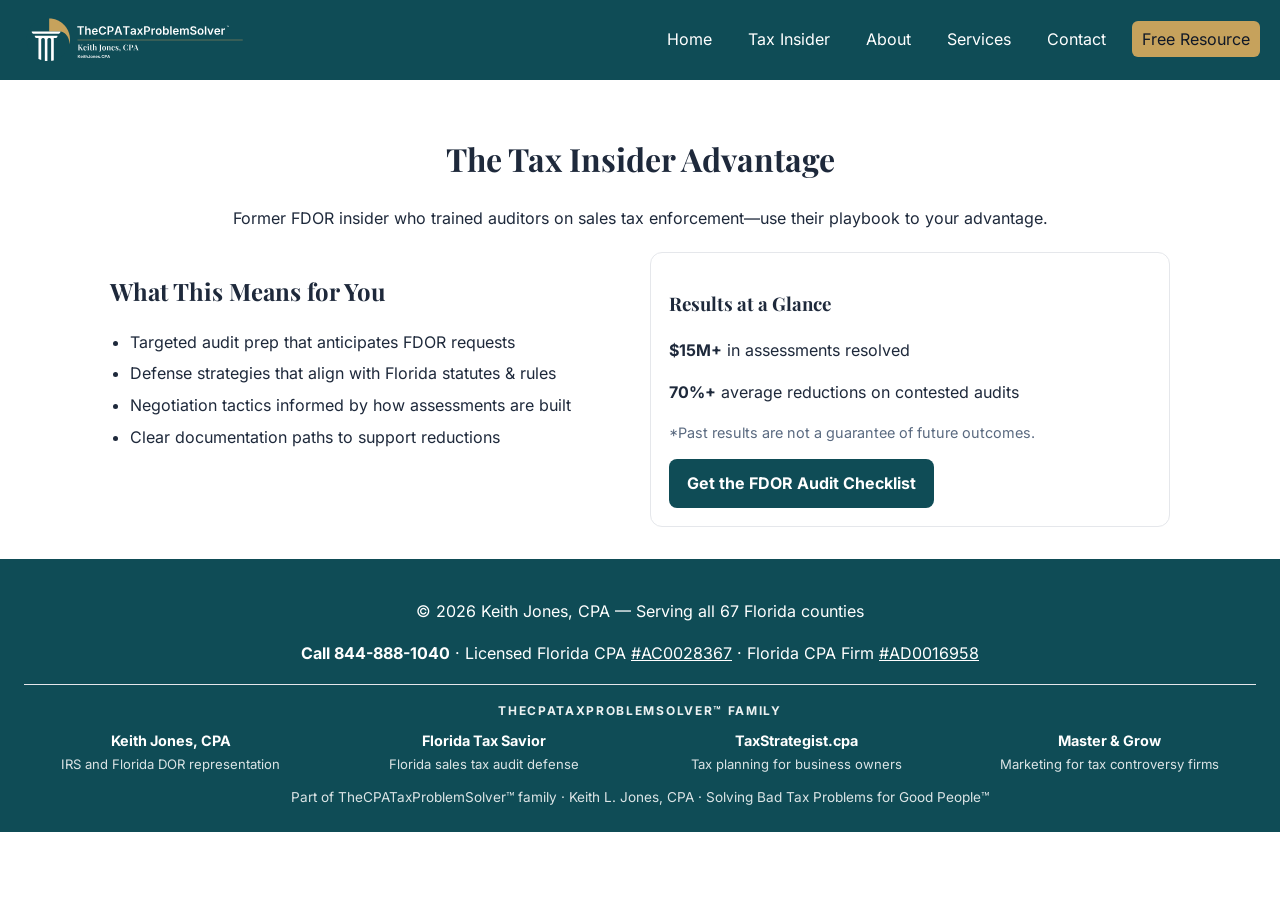
<file: tax-insider.html>
<!DOCTYPE html>
<html lang='en'>
<head>
  <meta charset='UTF-8'>
  <meta name='theme-color' content='#0F4C56'>
  <meta name='viewport' content='width=device-width, initial-scale=1.0'>
  <title>The Tax Insider Advantage | FDOR Audit Defense</title>
  <meta name='description' content='Former FDOR Senior Tax Specialist reveals insider strategies for FDOR audit defense and sales tax assessments.'>
  <meta name='keywords' content='Florida CPA, FDOR audit defense, IRS tax resolution, sales tax audit, Keith Jones CPA, Jacksonville CPA'>
    <link rel='icon' type='image/svg+xml' href='/assets/brand/family-mark.svg'>
  <link rel='icon' type='image/png' sizes='32x32' href='/assets/brand/icon-32.png'>
  <link rel='apple-touch-icon' sizes='180x180' href='/assets/brand/icon-180.png'>
  <meta property='og:image' content='https://fdor.keithjones.cpa/assets/brand/social-card-1200x630.png'>
  <meta property='og:image:width' content='1200'>
  <meta property='og:image:height' content='630'>
  <meta name='twitter:card' content='summary_large_image'>
  <meta name='twitter:image' content='https://fdor.keithjones.cpa/assets/brand/social-card-1200x630.png'>
  <link rel='canonical' href='https://fdor.keithjones.cpa/tax-insider'>
  <meta property='og:type' content='website'>
  <meta property='og:site_name' content='Keith L. Jones, CPA · TheCPATaxProblemSolver™ family'>
  <meta property='og:title' content='The Tax Insider Advantage | FDOR Audit Defense'>
  <meta property='og:description' content='Former FDOR Senior Tax Specialist reveals insider strategies for FDOR audit defense and sales tax assessments.'>
  <meta property='og:url' content='https://fdor.keithjones.cpa/tax-insider'>
  <meta name='twitter:card' content='summary'>
  <link rel='stylesheet' href='/css/style.css'>
  <script type='application/ld+json'>
[
  {
    "name": "Keith Jones, CPA",
    "telephone": "+1-844-888-1040",
    "url": "https://fdor.keithjones.cpa",
    "address": {
      "@type": "PostalAddress",
      "addressLocality": "Jacksonville",
      "addressRegion": "FL",
      "addressCountry": "US"
    },
    "areaServed": {
      "@type": "State",
      "name": "Florida"
    },
    "@type": "ProfessionalService",
    "@context": "https://schema.org"
  },
  {
    "@context": "https://schema.org",
    "@type": "CollectionPage",
    "name": "The Tax Insider Advantage | FDOR Audit Defense",
    "description": "Former FDOR Senior Tax Specialist reveals insider strategies for FDOR audit defense and sales tax assessments.",
    "url": "https://fdor.keithjones.cpa/tax-insider"
  },
  {
    "@context": "https://schema.org",
    "@type": "BreadcrumbList",
    "itemListElement": [
      {
        "@type": "ListItem",
        "position": 1,
        "name": "Home",
        "item": "https://fdor.keithjones.cpa/"
      },
      {
        "@type": "ListItem",
        "position": 2,
        "name": "Tax Insider",
        "item": "https://fdor.keithjones.cpa/tax-insider"
      }
    ]
  }
]
  </script>
</head>
<body>
  <a class='skip-link' href='#main'>Skip to main content</a>
  <nav class='top-nav'>
  <a class='brand' href='/' aria-label='Keith Jones, CPA — Part of TheCPATaxProblemSolver family — home'><img src='/assets/brand/keith-jones-cpa-family-horizontal-reverse.svg' alt='Keith Jones, CPA — TheCPATaxProblemSolver™' width='286' height='68'></a>
  <button id='menuToggle' aria-label='Toggle navigation' aria-expanded='false' aria-controls='navList'>☰</button>
  <ul id='navList'>
    <li><a href='/'>Home</a></li>
    <li><a href='/tax-insider'>Tax Insider</a></li>
    <li><a href='/about'>About</a></li>
    <li><a href='/services'>Services</a></li>
    <li><a href='/contact'>Contact</a></li>
    <li><a class='accent' href='/resource'>Free Resource</a></li>
  </ul>
</nav>
  <main id='main' tabindex='-1'>
  
<header class='page-header'>
  <h1>The Tax Insider Advantage</h1>
  <p>Former FDOR insider who trained auditors on sales tax enforcement—use their playbook to your advantage.</p>
</header>
<section>
  <div class='grid-2'>
    <div>
      <h2>What This Means for You</h2>
      <ul class='checklist'>
        <li>Targeted audit prep that anticipates FDOR requests</li>
        <li>Defense strategies that align with Florida statutes & rules</li>
        <li>Negotiation tactics informed by how assessments are built</li>
        <li>Clear documentation paths to support reductions</li>
      </ul>
    </div>
    <div class='card'>
      <h3>Results at a Glance</h3>
      <p><strong>$15M+</strong> in assessments resolved</p>
      <p><strong>70%+</strong> average reductions on contested audits</p>
      <p class='disclaimer'>*Past results are not a guarantee of future outcomes.</p>
      <a class='btn primary' href='/resource'>Get the FDOR Audit Checklist</a>
    </div>
  </div>
</section>

  </main>
  <footer>
  <div class='footer-inner'>
    <p>&copy; 2026 Keith Jones, CPA — Serving all 67 Florida counties</p>
    <p><a href='tel:18448881040' class='phone'>Call 844-888-1040</a> · Licensed Florida CPA <a class='license' href='https://www.myfloridalicense.com/wl11.asp' target='_blank' rel='noopener noreferrer' title='Verify this license at the Florida DBPR licensee search' aria-label='Verify Florida CPA license AC0028367 at the Florida DBPR licensee search (opens in a new tab)'>#AC0028367</a> · Florida CPA Firm <a class='license' href='https://www.myfloridalicense.com/wl11.asp' target='_blank' rel='noopener noreferrer' title='Verify this license at the Florida DBPR licensee search' aria-label='Verify Florida CPA firm license AD0016958 at the Florida DBPR licensee search (opens in a new tab)'>#AD0016958</a></p>
    <div class='footer-family'><p class='footer-family-title'>TheCPATaxProblemSolver™ family</p><ul><li><a href='https://keithjones.cpa'>Keith Jones, CPA</a><span>IRS and Florida DOR representation</span></li><li><a href='https://floridataxsavior.com'>Florida Tax Savior</a><span>Florida sales tax audit defense</span></li><li><a href='https://taxstrategist.cpa'>TaxStrategist.cpa</a><span>Tax planning for business owners</span></li><li><a href='https://masterandgrow.com'>Master &amp; Grow</a><span>Marketing for tax controversy firms</span></li></ul><p class='footer-family-line'>Part of TheCPATaxProblemSolver™ family · Keith L. Jones, CPA · Solving Bad Tax Problems for Good People™</p></div>
  </div>
</footer>
  <script src='/js/script.js'></script>
</body>
</html>
</file>
<file: css/style.css>
@font-face{
  font-family:'Inter';
  font-style:normal;
  font-weight:400 700;
  font-display:swap;
  src:url('/assets/fonts/inter-latin.woff2') format('woff2');
}
@font-face{
  font-family:'Playfair Display';
  font-style:normal;
  font-weight:400 700;
  font-display:swap;
  src:url('/assets/fonts/playfair-display-latin.woff2') format('woff2');
}

:root{
  color-scheme: light dark;
  --font-heading: 'Playfair Display', Georgia, serif;
  --font-body: 'Inter', Arial, sans-serif;
  --radius: 12px;
  --radius-sm: 8px;

  --color-brand: #0F4C56;
  --color-accent: #0F4C56;
  --color-cta: #0F4C56;
  --color-gold: #C6A25C;
  --color-on-brand: #ffffff;

  --color-bg: #ffffff;
  --color-bg-alt: #f5f7fb;
  --color-surface: #ffffff;
  --color-border: #e5e7eb;
  --color-nav-hover: rgba(255,255,255,.12);

  --color-text: #1e293b;
  --color-text-muted: #5a6a80;
  --color-text-on-brand: #ffffff;
  --color-input-border: #cbd5e1;
}

@media (prefers-color-scheme: dark){
  :root{
    --color-brand: #0a3a42;
    --color-accent: #7cc4d0;
    --color-cta: #1f6b78;
    --color-gold: #C6A25C;
    --color-on-brand: #e6e9f0;

    --color-bg: #0f1420;
    --color-bg-alt: #161c2b;
    --color-surface: #161c2b;
    --color-border: #2a3346;
    --color-nav-hover: rgba(255,255,255,.08);

    --color-text: #e6e9f0;
    --color-text-muted: #9aa4b8;
    --color-text-on-brand: #e6e9f0;
    --color-input-border: #3a4560;
  }
}

@media (prefers-contrast: more), (forced-colors: active){
  :root{
    --color-brand: ButtonText;
    --color-accent: LinkText;
    --color-cta: ButtonText;
    --color-on-brand: Canvas;

    --color-bg: Canvas;
    --color-bg-alt: Canvas;
    --color-surface: Canvas;
    --color-border: ButtonBorder;
    --color-nav-hover: Canvas;

    --color-text: CanvasText;
    --color-text-muted: CanvasText;
    --color-text-on-brand: CanvasText;
    --color-input-border: ButtonBorder;
  }
}

*{ box-sizing:border-box; }
h1, h2, h3{ font-family:var(--font-heading); }
body{ margin:0; font-family:var(--font-body); color:var(--color-text); line-height:1.6; background:var(--color-bg); }
a{ color:var(--color-accent); text-decoration:none; }

.skip-link{ position:absolute; left:-999px; top:8px; z-index:100; background:var(--color-gold); color:#101827; padding:8px 14px; border-radius:6px; font-weight:700; text-decoration:none; }
.skip-link:focus{ left:8px; outline:3px solid #101827; }
.top-nav{ display:flex; align-items:center; justify-content:space-between; padding:12px 20px; background:var(--color-brand); color:var(--color-text-on-brand); position:sticky; top:0; z-index:10; }
.top-nav .brand{ display:flex; align-items:center; text-decoration:none; color:inherit; min-width:0; }
.top-nav .brand img{ height:56px; width:auto; display:block; }
@media (max-width:480px){ .top-nav .brand img{ height:44px; } }
.top-nav #menuToggle{ display:none; background:none; border:1px solid rgba(255,255,255,.4); color:var(--color-text-on-brand); padding:6px 10px; border-radius:6px; }
.top-nav ul{ list-style:none; display:flex; gap:16px; margin:0; padding:0; }
.top-nav li a{ color:var(--color-text-on-brand); padding:8px 10px; border-radius:6px; }
.top-nav li a:hover{ background:var(--color-nav-hover); }
.top-nav .accent{ background:var(--color-gold); color:#101827; }

main{ padding:32px 20px; max-width:1100px; margin:0 auto; }
.hero{ text-align:center; padding:40px 20px; background:var(--color-bg-alt); border-radius:var(--radius); }
.sub{ font-size:1.1rem; max-width:800px; margin:10px auto 20px; }
.cta-row{ display:flex; gap:12px; justify-content:center; flex-wrap:wrap; }
.btn{ display:inline-block; padding:12px 18px; border-radius:var(--radius-sm); font-weight:700; }
.btn.primary{ background:var(--color-cta); color:#ffffff; border:0; }
.btn.outline{ border:2px solid var(--color-accent); color:var(--color-accent); }
.trust{ display:flex; gap:14px; justify-content:center; flex-wrap:wrap; margin-top:16px; padding:0; list-style:none; color:var(--color-text-muted); }

.grid-3{ display:grid; grid-template-columns:repeat(3,1fr); gap:16px; }
.grid-2{ display:grid; grid-template-columns:repeat(2,1fr); gap:20px; align-items:start; }
.card{ background:var(--color-surface); border:1px solid var(--color-border); border-radius:var(--radius); padding:18px; }
.results h2, .cards h2{ text-align:center; }
.cards{ display:grid; grid-template-columns:repeat(3,1fr); gap:16px; }
.disclaimer{ color:var(--color-text-muted); font-size:.9rem; margin-top:10px; }
.small{ font-size:.9rem; color:var(--color-text-muted); }
.checklist{ padding-left:20px; margin:10px 0; }
.checklist li{ margin-bottom:6px; }
.spaced{ margin-bottom:20px; }
.page-header{ text-align:center; margin-bottom:20px; }
.cta-band{ text-align:center; background:var(--color-bg-alt); padding:24px; border-radius:var(--radius); margin-top:24px; }
.footer-inner{ text-align:center; padding:24px; background:var(--color-brand); color:var(--color-text-on-brand); }
.footer-inner a.phone{ color:var(--color-text-on-brand); font-weight:700; }
.footer-inner a.license{ color:var(--color-text-on-brand); text-decoration:underline; }

form{ display:flex; flex-direction:column; gap:10px; }
label{ display:flex; flex-direction:column; text-align:left; font-weight:600; }
input, textarea, select{ padding:10px; border:1px solid var(--color-input-border); border-radius:var(--radius-sm); font:inherit; background:var(--color-surface); color:var(--color-text); }
button{ cursor:pointer; }

@media (max-width: 900px){
  .grid-3{ grid-template-columns:1fr; }
  .cards{ grid-template-columns:1fr; }
  .grid-2{ grid-template-columns:1fr; }
  .top-nav ul{ display:none; flex-direction:column; background:var(--color-brand); position:absolute; top:100%; right:10px; padding:10px; border-radius:var(--radius-sm); }
  .top-nav #menuToggle{ display:block; }
}

/* TheCPATaxProblemSolver family block in the footer */
.footer-family{ margin-top:18px; padding-top:16px; border-top:1px solid var(--color-border, rgba(0,0,0,.12)); }
.footer-family-title{ font-size:.75rem; letter-spacing:.14em; text-transform:uppercase; color:inherit; opacity:.92; margin:0 0 8px; font-weight:700; }
.footer-family ul{ list-style:none; margin:0; padding:0; display:grid; grid-template-columns:repeat(auto-fit,minmax(200px,1fr)); gap:8px 20px; }
.footer-family li{ display:grid; gap:2px; font-size:.9rem; }
.footer-family li a{ font-weight:700; text-decoration:none; color:inherit; }
.footer-family li a:hover{ text-decoration:underline; }
.footer-family li span{ color:inherit; opacity:.85; font-size:.82rem; }
.footer-family-line{ margin:12px 0 0; font-size:.85rem; color:inherit; opacity:.85; }
</file>
